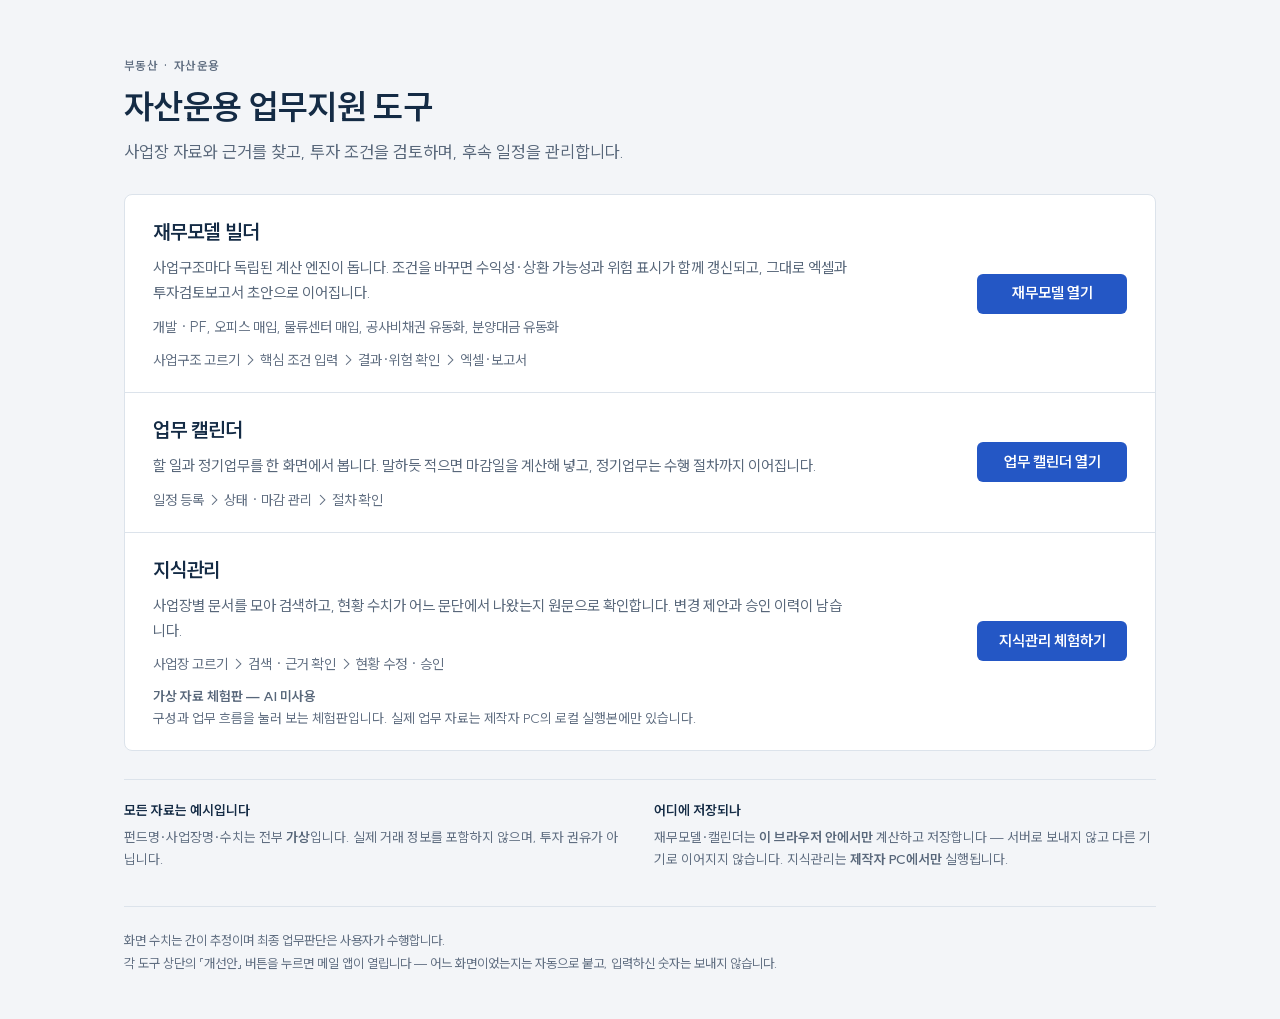
<file: index.html>
<!doctype html>
<html lang="ko">
<head>
<meta charset="utf-8">
<meta name="viewport" content="width=device-width, initial-scale=1">
<title>자산운용 업무지원 도구</title>
<meta name="description" content="사업장 자료와 근거를 찾고, 투자 조건을 검토하며, 후속 일정을 관리합니다. 재무모델 빌더 · 업무 캘린더 · 지식관리.">
<meta name="theme-color" content="#20344A">
<link rel="icon" href="data:image/svg+xml,%3Csvg xmlns='http://www.w3.org/2000/svg' viewBox='0 0 64 64'%3E%3Crect width='64' height='64' rx='12' fill='%2320344A'/%3E%3Cpath d='M14 44V27l10-7 10 7v17h-7V33h-6v11z' fill='%23285FD6'/%3E%3Cpath d='M38 44V20l12 8v16z' fill='%23fff' opacity='.85'/%3E%3C/svg%3E">
<style>
/* 배포용 진입 페이지. 세 도구로 가는 문이고 그 이상은 아니다.
   실무자가 매일 같은 화면에서 도구를 고른다 — 카드 크기로 중요도를 가르지 않고
   세 도구를 같은 폭·같은 구조의 행으로 나란히 둔다(내용 길이만큼만 높이가 다르다). */
/* 통합 UI — 네 도구가 같은 토큰을 쓴다 */
/* 'SUIT'로 선언만 돼 있고 @font-face가 없어 실제로는 맑은 고딕으로 보이던 것 — 실제로 불러온다 */
@font-face{
  font-family:'SUIT';
  src:url('fonts/SUIT.woff2') format('woff2');
  font-weight:100 900;
  font-style:normal;
  font-display:swap;
}
:root{
  --bg:#F3F5F8;
  --card:#FFFFFF;
  --line:#DCE3EB;
  --navy:#142B45;
  --blue:#2457C5;
  --ink:#172B43;
  --ink2:#58677A;
  --ink3:#606E81; /* 원래 #7E8C9E는 이 바탕에서 3.1:1로 기준(4.5:1) 미달 — 4.6:1로 올림 */
  --r-card:8px; /* 패널 모서리 */
  --r-ctl:6px;  /* 버튼 모서리 */
}
*{box-sizing:border-box}
body{
  margin:0;background:var(--bg);color:var(--ink);
  font-family:'SUIT',Pretendard,-apple-system,"Segoe UI","Malgun Gothic",sans-serif;
  font-size:16px;line-height:1.65;
}
.wrap{max-width:1080px;margin:0 auto;padding:0 24px}

/* ── 머리 ── */
header.top{padding:56px 0 28px}
.eyebrow{font-size:12px;letter-spacing:.12em;color:var(--ink3);font-weight:700;margin:0 0 10px}
h1{font-size:34px;line-height:1.25;letter-spacing:-.02em;margin:0 0 10px;font-weight:700;color:var(--navy)}
.lead{font-size:17px;color:var(--ink2);margin:0;max-width:62ch}

/* ── 도구 목록 ── */
/* 세 도구를 한 테두리 안 같은 구조의 행으로 나열한다 — 실무자가 매일 열어
   쓰는 입구라 크기로 우선순위를 나눌 이유가 없다. 폭은 같고, 높이만 내용만큼 다르다. */
.panel{background:var(--card);border:1px solid var(--line);border-radius:var(--r-card);overflow:hidden}
/* 넓은 화면에서는 설명을 왼쪽, 진입 버튼을 오른쪽 가운데에 둔다. 버튼이 글 아래
   한 줄을 따로 쓰면 행이 240px 로 길어져 1440×900 첫 화면에 세 도구가 다 안 들어왔다. */
.tool-row{display:grid;grid-template-columns:minmax(0,1fr) auto;column-gap:40px;align-items:center;
  padding:20px 28px;text-decoration:none;color:inherit}
.tool-row>*:not(.go){grid-column:1}
.tool-row>.go{grid-column:2;grid-row:1 / span 6;align-self:center;margin-top:0;
  min-width:10em;justify-content:center}  /* 세 버튼 폭을 같게 — 오른쪽 열이 한 줄로 선다 */
.tool-row+.tool-row{border-top:1px solid var(--line)}
.tool-row:hover{background:#F8FAFC}
.tool-row:focus-visible{outline:2px solid var(--blue);outline-offset:-2px}
.tool-row h2{font-size:20px;margin:0 0 8px;color:var(--navy);letter-spacing:-.01em;font-weight:700}
.tool-row p{margin:0 0 10px;max-width:70ch}
.tool-row p:last-of-type{margin-bottom:0}
.tool-desc{color:var(--ink2);font-size:15px}

/* 딜 유형은 고르는 태그가 아니라 «다루는 범위» 서술이라 알약 대신 글로 적는다 */
.tool-types{color:var(--ink3);font-size:14px}

/* 그 도구에서 실제로 밟는 순서 — 도구마다 다르므로 행마다 따로 적는다 */
.tool-flow{color:var(--ink3);font-size:14px}

/* 지식관리는 가상 자료라는 사실을 매번 봐야 하지만 경고처럼 보일 일은 아니다 — 옅은 글자로 */
.tool-note{color:var(--ink3);font-size:13.5px;line-height:1.6}
.tool-note b{color:var(--ink2)}

/* 바로 누를 수 있는 진입 버튼 — 글자 링크보다 눌러야 할 것이 분명해진다.
   화살표는 글자로 이미 "열기"가 있으니 빼서 버튼마다 반복되던 CTA 장식을 줄인다 */
.go{
  display:inline-flex;align-items:center;
  min-height:40px;padding:0 18px;margin-top:4px;
  background:var(--blue);color:#fff;border-radius:var(--r-ctl);
  font-weight:700;font-size:15px;
}
.tool-row:hover .go{background:#1C46A0}

/* ── 안내 띠 — 카드 두 장 대신 한 줄 띠로, 도구 목록보다 조용하게 ── */
.notes-strip{margin-top:28px;padding-top:20px;border-top:1px solid var(--line);display:grid;grid-template-columns:1fr 1fr;gap:28px}
.notes-strip h3{margin:0 0 5px;font-size:13.5px;color:var(--navy);font-weight:700}
.notes-strip p{margin:0;font-size:13.5px;color:var(--ink3);line-height:1.6}
.notes-strip b{color:var(--ink2)}

footer{margin-top:36px;padding:22px 0 44px;font-size:13px;color:var(--ink3);line-height:1.75;border-top:1px solid var(--line)}

@media(max-width:860px){
  .notes-strip{grid-template-columns:1fr}
  .tool-row{display:block}
  .tool-row>.go{margin-top:6px}
  h1{font-size:28px}
  header.top{padding:40px 0 22px}
}
</style>
</head>
<body>

<div class="wrap">

<header class="top">
  <p class="eyebrow">부동산 · 자산운용</p>
  <h1>자산운용 업무지원 도구</h1>
  <p class="lead">사업장 자료와 근거를 찾고, 투자 조건을 검토하며, 후속 일정을 관리합니다.</p>
</header>

<div class="panel">

  <a class="tool-row" href="CRE_재무모델_빌더.html">
    <h2>재무모델 빌더</h2>
    <p class="tool-desc">사업구조마다 독립된 계산 엔진이 돕니다. 조건을 바꾸면 수익성·상환 가능성과 위험 표시가 함께 갱신되고, 그대로 엑셀과 투자검토보고서 초안으로 이어집니다.</p>
    <p class="tool-types">개발 · PF, 오피스 매입, 물류센터 매입, 공사비채권 유동화, 분양대금 유동화</p>
    <p class="tool-flow">사업구조 고르기 → 핵심 조건 입력 → 결과·위험 확인 → 엑셀·보고서</p>
    <span class="go">재무모델 열기</span>
  </a>

  <a class="tool-row" href="업무_캘린더.html">
    <h2>업무 캘린더</h2>
    <p class="tool-desc">할 일과 정기업무를 한 화면에서 봅니다. 말하듯 적으면 마감일을 계산해 넣고, 정기업무는 수행 절차까지 이어집니다.</p>
    <p class="tool-flow">일정 등록 → 상태 · 마감 관리 → 절차 확인</p>
    <span class="go">업무 캘린더 열기</span>
  </a>

  <a class="tool-row" href="knowledge-demo/index.html">
    <h2>지식관리</h2>
    <p class="tool-desc">사업장별 문서를 모아 검색하고, 현황 수치가 어느 문단에서 나왔는지 원문으로 확인합니다. 변경 제안과 승인 이력이 남습니다.</p>
    <p class="tool-flow">사업장 고르기 → 검색 · 근거 확인 → 현황 수정 · 승인</p>
    <p class="tool-note"><b>가상 자료 체험판 — AI 미사용</b><br>구성과 업무 흐름을 눌러 보는 체험판입니다. 실제 업무 자료는 제작자 PC의 로컬 실행본에만 있습니다.</p>
    <span class="go">지식관리 체험하기</span>
  </a>

</div>

<div class="notes-strip">
  <div>
    <h3>모든 자료는 예시입니다</h3>
    <p>펀드명·사업장명·수치는 전부 <b>가상</b>입니다. 실제 거래 정보를 포함하지 않으며, 투자 권유가 아닙니다.</p>
  </div>
  <div>
    <h3>어디에 저장되나</h3>
    <p>재무모델·캘린더는 <b>이 브라우저 안에서만</b> 계산하고 저장합니다 — 서버로 보내지 않고 다른 기기로 이어지지 않습니다. 지식관리는 <b>제작자 PC에서만</b> 실행됩니다.</p>
  </div>
</div>

<footer>
  화면 수치는 간이 추정이며 최종 업무판단은 사용자가 수행합니다.<br>
  각 도구 상단의 「개선안」 버튼을 누르면 메일 앱이 열립니다 — 어느 화면이었는지는 자동으로 붙고, 입력하신 숫자는 보내지 않습니다.
</footer>

</div>

</body>
</html>
</file>
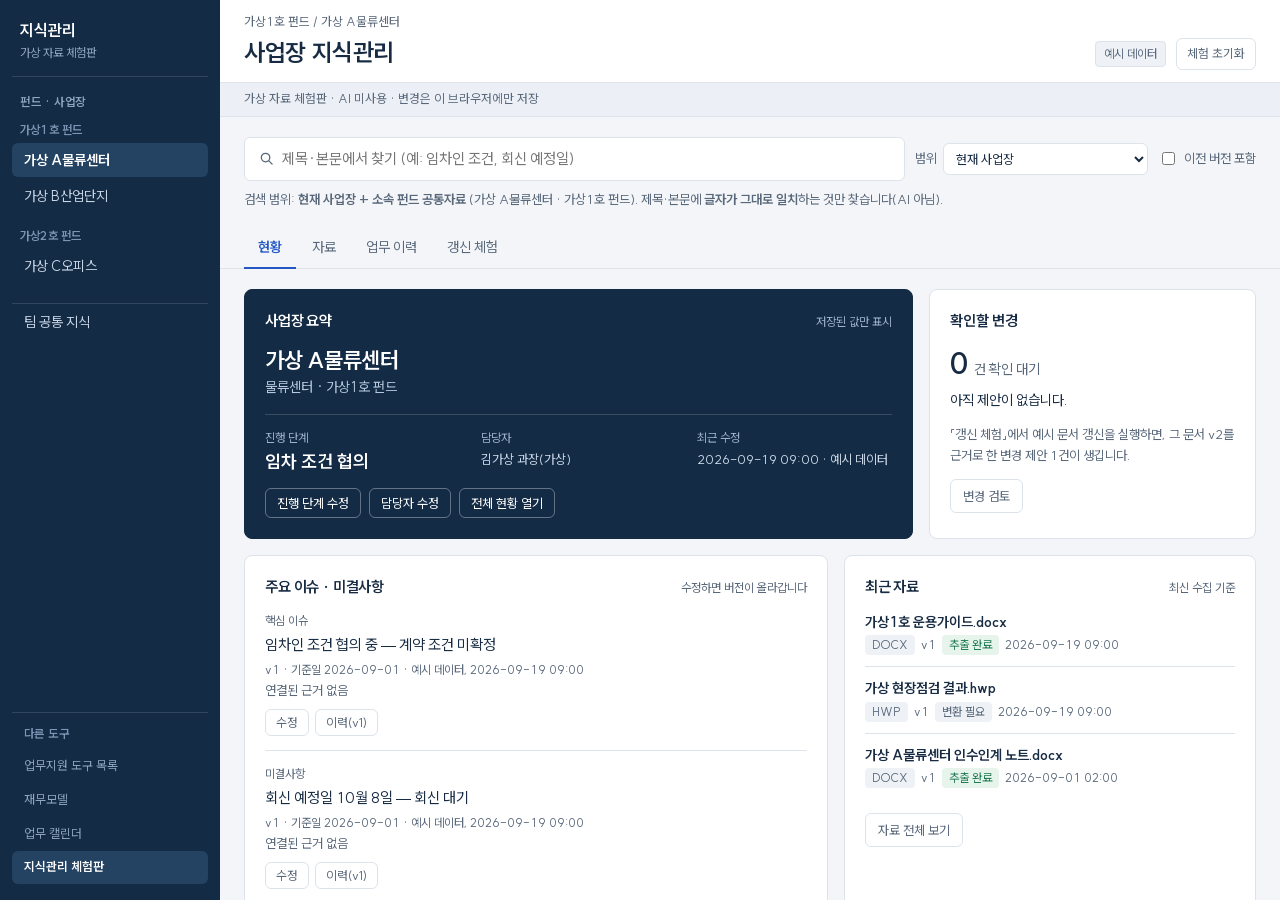
<file: knowledge-demo/index.html>
<!doctype html>
<html lang="ko">
<head>
<meta charset="utf-8">
<meta name="viewport" content="width=device-width, initial-scale=1">
<title>지식관리 — 가상 자료 체험판</title>
<meta name="description" content="지식관리 도구의 구성과 업무 흐름을 눌러 보는 체험판입니다. 자료는 전부 가상이며 AI를 사용하지 않습니다.">
<link rel="icon" href="data:image/svg+xml,%3Csvg xmlns='http://www.w3.org/2000/svg' viewBox='0 0 64 64'%3E%3Crect width='64' height='64' rx='12' fill='%2320344A'/%3E%3Cpath d='M22 16h14l10 10v22H22z' fill='none' stroke='%23fff' stroke-width='3'/%3E%3Cpath d='M36 16v10h10M27 34h12M27 40h12' stroke='%23fff' stroke-width='3' fill='none'/%3E%3C/svg%3E">
<link rel="stylesheet" href="style.css">
<link rel="stylesheet" href="demo.css">
</head>
<!-- 체험판 전용 루트 클래스 — 화면 개편은 전부 demo.css 안에서 .km-demo 아래로 관리한다.
     style.css(로컬 앱과 같은 파일)는 건드리지 않는다. -->
<body class="km-demo">

<div id="layout">

  <!-- 좌: 도구 이름 · 펀드/사업장 트리 · 팀 공통 지식 · 도구 목록으로 돌아가기.
       여기서 고른 대상이 아래 탭과 검색의 기본 범위를 정한다. -->
  <nav id="sidebar" aria-label="펀드 · 사업장">
    <div class="side-brand">
      <span class="side-brand-name">지식관리</span>
      <span class="side-brand-sub">가상 자료 체험판</span>
    </div>
    <div class="side-head">펀드 · 사업장</div>
    <div id="tree"></div>
    <button id="teamLink" class="tree-team" type="button">팀 공통 지식</button>
    <!-- 도구 이동 — 통합 지시서가 네 도구 전환을 모든 화면에 두라고 했다.
         브리프의 사이드바 구조를 지키면서 아래쪽에 함께 둔다.
         세 도구가 데이터를 주고받는다는 뜻이 아니라 이동용이다. -->
    <div class="side-tools">
      <div class="side-tools-head">다른 도구</div>
      <a class="side-tool demo-home" href="../index.html">업무지원 도구 목록</a>
      <a class="side-tool" href="../CRE_재무모델_빌더.html">재무모델</a>
      <a class="side-tool" href="../업무_캘린더.html">업무 캘린더</a>
      <span class="side-tool side-tool-cur" aria-current="page">지식관리 체험판</span>
    </div>
  </nav>

  <div id="main">

    <header id="topbar">
      <div class="top-left">
        <div id="crumb">펀드 / 사업장</div>
        <h1 id="pageTitle">사업장 지식관리</h1>
      </div>
      <div class="top-actions">
        <span class="badge-sample">예시 데이터</span>
        <button id="demoReset" type="button">체험 초기화</button>
      </div>
    </header>

    <!-- 얇은 안내줄 — 체험판임을 항상 한 줄로 알린다(경고 띠가 아니다). -->
    <div id="demoBar">
      <span class="demo-txt">가상 자료 체험판 · AI 미사용 · 변경은 이 브라우저에만 저장</span>
      <span id="saveWarn" class="save-warn" hidden>저장 실패 — 이 탭에서만 임시로 유지됩니다. 새로고침하면 사라질 수 있습니다.</span>
    </div>

    <main id="center">
      <!-- 검색 — 넓은 입력 하나와 범위·버전 컨트롤을 같은 줄에 둔다.
           검색어가 있으면 아래 현황 그리드를 접고 결과가 주 작업 영역을 쓴다. -->
      <section id="searchBar">
        <div class="km-search-row">
          <span class="km-search-field">
            <svg class="km-ico" viewBox="0 0 16 16" aria-hidden="true" focusable="false"><circle cx="7" cy="7" r="4.5" fill="none" stroke="currentColor" stroke-width="1.4"/><path d="M10.5 10.5L14 14" stroke="currentColor" stroke-width="1.4" stroke-linecap="round"/></svg>
            <input id="searchBox" type="text" aria-label="자료 검색" placeholder="제목·본문에서 찾기 (예: 임차인 조건, 회신 예정일)">
          </span>
          <label id="searchScopeLabel" class="km-ctl">범위
            <select id="searchScope">
              <option value="scoped">현재 사업장</option>
              <option value="all">전체 — 모든 펀드·사업장·팀 공통</option>
            </select>
          </label>
          <label id="searchOldVersions" class="km-ctl"><input type="checkbox" id="includeOldVersions"> 이전 버전 포함</label>
          <button id="searchClose" class="km-btn-quiet" type="button" hidden>검색 닫기</button>
        </div>
        <div id="searchScopeNote" class="km-help"></div>
        <div id="searchResults"></div>
      </section>

      <div id="tabs" role="tablist">
        <button class="tab active" data-tab="status">현황</button>
        <button class="tab" data-tab="documents">자료</button>
        <button class="tab" data-tab="activities">업무 이력</button>
        <button class="tab" data-tab="sync">갱신 체험</button>
      </div>
      <div id="panel-status" class="panel active"></div>
      <div id="panel-documents" class="panel"></div>
      <div id="panel-activities" class="panel"></div>
      <div id="panel-sync" class="panel"></div>

      <!-- 변경 검토 — 탭이 아니라 현황의 「확인할 변경」 카드에서 들어온다. -->
      <div id="panel-review" class="panel">
        <div class="km-view-head">
          <button id="reviewBack" class="km-btn-quiet" type="button">현황으로 돌아가기</button>
          <h2>변경 검토</h2>
        </div>
        <div id="side-review"><p class="hint">불러오는 중…</p></div>
      </div>
    </main>
  </div>

  <!-- 우: 근거 원문. 기본은 닫혀 있고 결과·근거 칩을 누를 때만 열린다.
       넓은 화면에서는 나란히, 좁은 화면에서는 드로어로 뜬다. -->
  <aside id="side" hidden aria-label="근거 원문">
    <section id="evidencePane">
      <div class="pane-head">
        <span class="pane-title">근거 원문</span>
        <button id="viewerClose" type="button">닫기</button>
      </div>
      <div id="viewerBody"></div>
    </section>
  </aside>
</div>

<!-- 어댑터가 먼저 실행돼 fetch 를 가로챈 뒤에 화면 코드가 돈다.
     (일반 스크립트는 지연 모듈보다 먼저 실행된다) -->
<script src="demo-api.js"></script>
<script type="module" src="app.js"></script>
<script>
  document.getElementById('demoReset').addEventListener('click', function () {
    if (confirm('체험 중 바꾼 내용을 모두 지우고 처음 상태로 되돌립니다.\n(이 브라우저의 체험판 저장값만 지웁니다 — 재무모델·캘린더는 건드리지 않습니다)')) {
      window.__kmDemoReset();
    }
  });
  /* 요구 5-2 — localStorage 쓰기가 막히면 조용히 넘기지 않고 그대로 알린다.
     저장 «성공»을 알리는 배지·토스트는 두지 않는다(성공은 기본 기대값이다). */
  document.addEventListener('km-demo-save-state', function (e) {
    document.getElementById('saveWarn').hidden = !!(e.detail && e.detail.ok);
  });
</script>
</body>
</html>
</file>
<file: knowledge-demo/style.css>
/* 통합 UI — 네 도구(메인·재무모델·캘린더·지식관리 체험판)가 같은 토큰을 쓴다.
   변수 이름은 그대로 두고 값만 맞췄다. */
:root {
  --ink: #172B43;
  --sub: #58677A;
  --navy: #142B45;
  --line: #DCE3EB;
  --bg: #F3F5F8;
  --panel: #ffffff;
  --accent: #2457C5;
  --accent-soft: #E8EEFA;
  --warn-bg: #fff4e5;
  --warn-ink: #8a5a00;
  --danger: #b3261e;
  --ok: #2a7a4b;
  --radius: 12px;
}
* { box-sizing: border-box; }
body {
  margin: 0; font-family: "Malgun Gothic", "Segoe UI", sans-serif;
  color: var(--ink); background: var(--bg); font-size: 15px; line-height: 1.5;
}
#topbar {
  display: flex; align-items: center; justify-content: space-between;
  padding: 12px 20px; background: var(--panel); border-bottom: 1px solid var(--line);
}
#crumb { font-weight: 700; color: var(--navy); font-size: 15px; }
.badge {
  display: inline-block; padding: 3px 10px; border-radius: 999px; font-size: 12px; margin-left: 8px;
}
.badge.warn { background: var(--warn-bg); color: var(--warn-ink); }

#layout { display: grid; grid-template-columns: 260px minmax(0, 1fr) 440px; height: calc(100vh - 53px); }
#sidebar { border-right: 1px solid var(--line); background: var(--panel); overflow-y: auto; padding: 16px 12px; }
.side-head { font-size: 12.5px; font-weight: 700; color: var(--sub); letter-spacing: .04em; margin-bottom: 8px; }

/* ── 주 흐름 1: 검색창(중앙 최상단) ── */
#searchBar { padding: 20px 24px 0; }
.search-label { display: block; font-size: 13px; font-weight: 700; color: var(--navy); margin-bottom: 6px; }
#searchBox {
  width: 100%; padding: 12px 14px; border: 1px solid var(--line); border-radius: var(--radius);
  background: var(--panel); font-size: 16px; font-family: inherit; color: var(--ink);
}
#searchBox:focus { outline: none; border-color: var(--accent); box-shadow: 0 0 0 3px var(--accent-soft); }
.search-opts { display: flex; align-items: center; gap: 16px; flex-wrap: wrap; margin-top: 8px; font-size: 13px; color: var(--sub); }
#searchOldVersions { display: inline-flex; align-items: center; gap: 6px; cursor: pointer; }
#searchScopeLabel { display: inline-flex; align-items: center; gap: 6px; }
#searchScope { font-family: inherit; font-size: 13px; padding: 5px 8px; border: 1px solid var(--line); border-radius: 8px; background: #fff; color: var(--ink); }
#searchScopeNote { margin-top: 6px; }
#searchScopeNote:empty { display: none; }

/* ── 주 흐름 2: 결과 ── */
#searchResults { margin-top: 12px; max-height: 42vh; overflow-y: auto; }
#searchResults:not(:empty) { border: 1px solid var(--line); border-radius: var(--radius); background: var(--panel); padding: 8px; }
#searchResults .result {
  padding: 10px 12px; border-radius: 8px; font-size: 14px; cursor: pointer; line-height: 1.55;
}
#searchResults .result + .result { border-top: 1px solid var(--line); border-radius: 0; }
#searchResults .result:hover { background: var(--accent-soft); }
.res-badge { display: inline-block; font-size: 11.5px; padding: 1px 8px; border-radius: 999px; margin-left: 6px; white-space: nowrap; }
.res-badge.cur { background: #e6f4ea; color: var(--ok); }
.res-badge.old { background: #eef1f5; color: var(--sub); }
.res-badge.wait { background: var(--warn-bg); color: var(--warn-ink); }
.res-badge.fail { background: #fdecea; color: var(--danger); }

.fund-row { font-weight: 700; margin-top: 14px; color: var(--sub); font-size: 12px; text-transform: uppercase; letter-spacing: .04em; }
.project-row {
  padding: 8px 10px; border-radius: 8px; cursor: pointer; margin-top: 3px;
}
.project-row:hover { background: var(--accent-soft); }
.project-row.active { background: var(--navy); color: #fff; }
.tree-team {
  margin-top: 18px; padding: 8px 10px; border-top: 1px solid var(--line); cursor: pointer;
  font-size: 14px; color: var(--sub);
}
.tree-team:hover { color: var(--accent); }

#center { display: flex; flex-direction: column; overflow-y: auto; }
#tabs { display: flex; border-bottom: 1px solid var(--line); background: var(--panel); padding: 0 24px; margin-top: 20px; }
.tab {
  border: none; background: none; padding: 12px 14px; font-size: 14.5px; color: var(--sub); cursor: pointer;
  border-bottom: 2px solid transparent; font-family: inherit;
}
.tab.active { color: var(--navy); border-bottom-color: var(--accent); font-weight: 700; }
.panel { display: none; padding: 20px 24px 28px; }
.panel.active { display: block; }
.panel h4 { color: var(--navy); margin: 24px 0 10px; font-size: 14px; }

.status-card {
  background: var(--panel); border: 1px solid var(--line); border-radius: var(--radius); padding: 14px 16px; margin-bottom: 16px;
}
.status-card .k { font-size: 12.5px; color: var(--sub); }
.status-card .v { font-size: 16px; margin: 5px 0; white-space: pre-wrap; }
.status-card .meta { font-size: 12px; color: var(--sub); }
/* 마감(B) — 짧은 항목(담당자·단계 등)은 요약 카드 한 장의 여러 행으로 묶는다. */
.k.group-title { font-size: 12.5px; font-weight: 700; color: var(--sub); letter-spacing: .03em; margin: 4px 0 8px; }
.status-summary .sum-row { display: grid; grid-template-columns: 96px minmax(0, 1fr); gap: 12px; padding: 9px 0; align-items: baseline; }
.status-summary .sum-row + .sum-row { border-top: 1px solid var(--line); }
.status-summary .sum-row .v { font-size: 15px; margin: 0 0 2px; }
.status-summary .sum-row .meta { display: flex; flex-wrap: wrap; align-items: center; gap: 6px; }
.status-summary .sum-row .evidence-chip { margin-top: 0; }
.status-summary .row-actions { margin-top: 6px; }
.status-card .row-actions { margin-top: 8px; }
.status-card .edit-btn { font-size: 13px; padding: 5px 11px; border: 1px solid var(--line); border-radius: 8px; background: #fff; cursor: pointer; font-family: inherit; color: var(--ink); }
.status-card .edit-btn:hover { border-color: var(--accent); color: var(--accent); }
.evidence-chip {
  display: inline-block; font-size: 12px; background: var(--accent-soft); color: var(--accent);
  padding: 3px 9px; border-radius: 999px; margin-top: 5px; cursor: pointer;
}
.segment-highlight { background: var(--warn-bg); outline: 2px solid var(--accent); border-radius: 4px; padding: 4px 6px; }

/* 단계 2 — 변경 검토 패널 */
.proposal-card { background: var(--panel); border: 1px solid var(--line); border-radius: var(--radius); padding: 12px 14px; margin-bottom: 16px; }
.proposal-card .diff { display: flex; gap: 10px; margin: 8px 0; font-size: 13.5px; }
.proposal-card .diff > div { flex: 1; padding: 7px 9px; border-radius: 8px; }
.proposal-card .diff .before { background: var(--bg); color: var(--sub); }
.proposal-card .diff .after { background: var(--accent-soft); color: var(--ink); }
.proposal-status { font-size: 11.5px; padding: 2px 8px; border-radius: 999px; }
.proposal-status.pending { background: var(--warn-bg); color: var(--warn-ink); }
.proposal-status.approved { background: #e6f4ea; color: var(--ok); }
.proposal-status.rejected { background: #eef1f5; color: var(--sub); }
.proposal-status.conflict { background: #fbe9e7; color: var(--danger); }

.doc-row {
  display: flex; justify-content: space-between; align-items: center; gap: 12px; padding: 12px 14px;
  background: var(--panel); border: 1px solid var(--line); border-radius: var(--radius); margin-bottom: 16px;
}
.doc-title { font-weight: 700; }
.doc-meta { font-size: 12.5px; color: var(--sub); }
.status-pill { font-size: 11.5px; padding: 2px 8px; border-radius: 999px; }
.status-pill.ready { background: #e6f4ea; color: var(--ok); }
.status-pill.partial { background: var(--warn-bg); color: var(--warn-ink); }
.status-pill.conversion_needed, .status-pill.unsupported { background: #eef1f5; color: var(--sub); }
.status-pill.failed { background: #fdecea; color: var(--danger); }
.doc-actions { white-space: nowrap; }
.doc-actions button { font-size: 13px; margin-left: 6px; padding: 6px 11px; border: 1px solid var(--line); border-radius: 8px; background: #fff; cursor: pointer; font-family: inherit; color: var(--ink); }
.doc-actions button:hover { border-color: var(--accent); color: var(--accent); }
/* 마감 A3 — 반드시 실패하는 「원문 보기」 대신, 왜 못 여는지 적힌 비활성 버튼 */
.doc-actions button:disabled { opacity: .55; cursor: not-allowed; background: var(--bg); }
.doc-actions button:disabled:hover { border-color: var(--line); color: var(--ink); }

.activity-row { background: var(--panel); border: 1px solid var(--line); border-radius: var(--radius); padding: 12px 14px; margin-bottom: 16px; }
.activity-row .cat { font-size: 11.5px; background: var(--accent-soft); color: var(--accent); padding: 2px 8px; border-radius: 999px; }
form.inline-form { background: var(--panel); border: 1px solid var(--line); border-radius: var(--radius); padding: 14px 16px; margin-bottom: 20px; }
form.inline-form label { display: block; font-size: 12.5px; color: var(--sub); margin-top: 10px; }
form.inline-form input, form.inline-form textarea, form.inline-form select {
  width: 100%; padding: 8px 10px; border: 1px solid var(--line); border-radius: 8px; margin-top: 4px; font-family: inherit; font-size: 14px; color: var(--ink);
}
form.inline-form button { margin-top: 12px; padding: 9px 16px; border: none; background: var(--accent); color: #fff; border-radius: 8px; cursor: pointer; font-family: inherit; font-size: 14px; }

#panel-sync .run { border: 1px solid var(--line); border-radius: var(--radius); padding: 12px 14px; margin-bottom: 16px; background: var(--panel); }
#syncBtn { padding: 10px 18px; background: var(--accent); color: #fff; border: none; border-radius: 8px; cursor: pointer; font-size: 15px; font-family: inherit; }
#syncBtn:disabled { opacity: .5; cursor: default; }
.candidate-row { display: flex; justify-content: space-between; align-items: center; padding: 10px 12px; background: var(--warn-bg); border-radius: 8px; margin-bottom: 8px; }
#panel-sync select, #panel-sync button:not(#syncBtn) { font-family: inherit; font-size: 13.5px; padding: 6px 10px; border: 1px solid var(--line); border-radius: 8px; background: #fff; color: var(--ink); }
#panel-sync button:not(#syncBtn) { cursor: pointer; }

/* 마감 A1 — 갱신 대상(연결된 공유폴더)을 실행 버튼 위에 먼저 보여준다. */
.sync-target { background: var(--panel); border: 1px solid var(--line); border-radius: var(--radius); padding: 14px 16px; margin-bottom: 14px; }
.sync-target .k { font-size: 12.5px; color: var(--sub); }
.sync-target .v { font-size: 16px; font-weight: 700; margin: 4px 0 2px; }
.sync-target .meta { font-size: 12px; color: var(--sub); word-break: break-all; }
.sync-target p.hint { margin: 8px 0 0; }

/* 지원 파일 형식 안내(자료 갱신 탭) */
.format-card { background: var(--panel); border: 1px solid var(--line); border-radius: var(--radius); padding: 14px 16px; margin-bottom: 16px; }
.format-card table { border-collapse: collapse; width: 100%; font-size: 13.5px; }
.format-card th, .format-card td { border-bottom: 1px solid var(--line); padding: 7px 8px; text-align: left; vertical-align: top; }
.format-card th { color: var(--sub); font-size: 12.5px; font-weight: 700; }
.format-card th:nth-child(1), .format-card td:nth-child(1) { width: 16%; }
.format-card th:nth-child(2), .format-card td:nth-child(2) { width: 10%; }
.format-card th:nth-child(3), .format-card td:nth-child(3) { width: 34%; }
.format-card td.ext { font-weight: 700; }
.format-card .fmt-basis { margin-top: 10px; }
.format-card .fmt-basis > summary { cursor: pointer; font-size: 13px; color: var(--sub); }
.format-card .fmt-basis p { margin: 6px 0; }
.fmt-badge { display: inline-block; font-size: 11.5px; padding: 2px 8px; border-radius: 999px; white-space: nowrap; }
.fmt-badge.supported { background: #e6f4ea; color: var(--ok); }
.fmt-badge.unsupported { background: #eef1f5; color: var(--sub); }
.fmt-badge.unverified { background: var(--warn-bg); color: var(--warn-ink); }

/* ── 주 흐름 3: 근거 원문(우측 넓은 패널) ── */
#side { border-left: 1px solid var(--line); background: var(--bg); display: flex; flex-direction: column; min-height: 0; }
#evidencePane {
  flex: 1 1 auto; min-height: 0; display: flex; flex-direction: column;
  background: var(--panel); border-bottom: 1px solid var(--line);
}
.pane-head {
  display: flex; align-items: center; justify-content: space-between;
  padding: 12px 16px; border-bottom: 1px solid var(--line);
}
.pane-title { font-weight: 700; color: var(--navy); font-size: 14px; }
#viewerClose, #viewerCollapse { border: 1px solid var(--line); background: #fff; border-radius: 8px; padding: 5px 11px; cursor: pointer; font-family: inherit; font-size: 13px; color: var(--sub); margin-left: 6px; }
#viewerClose:hover, #viewerCollapse:hover { border-color: var(--accent); color: var(--accent); }

/* 마감(B) — 좁은 화면에서 선택 전 빈 근거 패널이 자리를 과하게 차지할 때 접는다.
   구조(오른쪽 상시 패널)는 그대로 두고 폭만 줄인다 — 근거를 열면 자동으로 펼쳐진다. */
#layout.evidence-collapsed { grid-template-columns: 260px minmax(0, 1fr) 300px; }
#layout.evidence-collapsed #evidencePane { flex: 0 0 auto; }
#layout.evidence-collapsed #viewerEmpty, #layout.evidence-collapsed #viewerBody { display: none; }
#layout.evidence-collapsed #sideTools { flex: 1 1 auto; max-height: none; }
#viewerEmpty { padding: 16px; }
#viewerBody { padding: 0 16px 16px; overflow-y: auto; }
#viewerBody:not(:empty) { padding-top: 16px; }
#viewerBody h3 { margin: 0 0 8px; font-size: 15px; color: var(--navy); }
#viewerBody table { border-collapse: collapse; margin: 10px 0; }
#viewerBody td, #viewerBody th { border: 1px solid var(--line); padding: 6px 10px; }
#viewerBody .status-card { margin-bottom: 12px; }

/* ── 보조: 변경 검토 · AI 질문(미연결) ── */
#sideTools { flex: 0 0 auto; max-height: 45%; overflow-y: auto; padding: 12px; background: var(--bg); }
#sideTabs { display: flex; margin-bottom: 12px; }
.sidetab { flex: 1; border: 1px solid var(--line); background: #fff; padding: 9px; cursor: pointer; font-size: 13px; font-family: inherit; color: var(--sub); }
.sidetab:first-child { border-radius: 8px 0 0 8px; }
.sidetab:last-child { border-radius: 0 8px 8px 0; }
.sidetab.active { background: var(--accent-soft); color: var(--accent); font-weight: 700; }
.sidepanel { display: none; }
.sidepanel.active { display: block; }
#proposeSyntheticBtn { font-family: inherit; font-size: 13px; padding: 7px 12px; border: 1px solid var(--line); border-radius: 8px; background: #fff; cursor: pointer; color: var(--ink); }
.example-mode { font-weight: 700; color: var(--warn-ink); background: var(--warn-bg); padding: 8px 12px; border-radius: 8px; font-size: 13px; }
.hint { font-size: 13px; color: var(--sub); line-height: 1.6; }
</file>
<file: knowledge-demo/demo.css>
/* ══════════════════════════════════════════════════════════════
   지식관리 공개 체험판 — 전용 스타일

   · style.css(로컬 앱과 같은 파일)는 건드리지 않는다. 여기서만 덧칠한다.
   · 모든 규칙은 루트 클래스 .km-demo 아래에 둔다 — ID 선택자보다 특이도가
     높아지므로 !important 를 쓰지 않고도 style.css 를 덮는다.
   · 색·간격·크기는 지정된 토큰 값을 그대로 쓴다.
   ══════════════════════════════════════════════════════════════ */

/* 네 도구 공통 글꼴 — style.css 의 맑은 고딕 대신 SUIT 적용(형제 도구와 동일 글꼴) */
@font-face {
  font-family: 'SUIT';
  src: url('../fonts/SUIT.woff2') format('woff2');
  font-weight: 100 900;
  font-style: normal;
  font-display: swap;
}

.km-demo {
  --km-bg: #F3F5F8;
  --km-card: #FFFFFF;
  --km-navy: #142B45;
  --km-navy-sel: #244362;
  --km-primary: #2457C5;
  --km-ink: #172B43;
  --km-sub: #58677A; /* 이 체험판은 보조 글자 단계가 하나뿐이고 그 값이 이미 5.3:1 이라 옅게 바꾸지 않는다 */
  --km-line: #DCE3EB;
  --km-ok-ink: #1F7A52;
  --km-ok-bg: #E7F4EC;
  --km-warn-ink: #8A6116;
  --km-warn-bg: #FCF2E0;
  --km-err-ink: #B3261E;
  --km-err-bg: #FBEAE8; /* 상태색 세 쌍은 네 화면 공통(캘린더 기준) — 옅은 바탕 위에서도 4.6:1 이상 */
  /* 모서리는 역할별로 나눈다 — 카드류(8px) / 버튼·입력(6px) / 작은 배지·태그(4px).
     기존 --km-r(12px)은 형제 도구와 맞춰 8px로 낮춘다 */
  --km-r: 8px;
  --km-rb: 6px;
  --km-r-sm: 4px;

  background: var(--km-bg);
  color: var(--km-ink);
  font-family: 'SUIT', Pretendard, -apple-system, "Segoe UI", "Malgun Gothic", sans-serif;
  font-size: 15px;
  font-variant-numeric: tabular-nums;
}
.km-demo input, .km-demo select, .km-demo textarea, .km-demo button { font-family: inherit; }
.km-demo h1, .km-demo h2, .km-demo h3 { margin: 0; }
.km-demo .hint, .km-demo .km-help { font-size: 13px; color: var(--km-sub); line-height: 1.6; }
.km-demo [hidden] { display: none !important; }   /* style.css 의 display 선언보다 우선 */
.km-demo .km-ico { width: 15px; height: 15px; flex: 0 0 auto; }
.km-demo :focus-visible { outline: 2px solid var(--km-primary); outline-offset: 1px; }

/* ── 전체 틀 ───────────────────────────────────────────────── */
.km-demo #layout {
  display: grid;
  grid-template-columns: 220px minmax(0, 1fr);
  height: 100vh;
}
.km-demo #main { display: flex; flex-direction: column; min-width: 0; min-height: 0; }
.km-demo #center { display: flex; flex-direction: column; overflow-y: auto; min-height: 0; }

/* ── 사이드바 ─────────────────────────────────────────────── */
.km-demo #sidebar {
  background: var(--km-navy); border-right: none; color: #C9D6E6;
  padding: 18px 12px 16px; overflow-y: auto;
  display: flex; flex-direction: column; gap: 2px;
}
/* 위쪽 여백 0 → 자체 테두리 안에서 균형이 없었다. 위아래 인셋을 맞춘다 */
.km-demo .side-brand { padding: 0 8px 14px; border-bottom: 1px solid rgba(255, 255, 255, .13); margin-bottom: 14px; }
.km-demo .side-brand-name { display: block; font-size: 16px; font-weight: 700; color: #fff; letter-spacing: -.01em; }
.km-demo .side-brand-sub { display: block; font-size: 12px; color: #8FA6C2; margin-top: 2px; }
.km-demo .side-head {
  font-size: 12px; font-weight: 700; color: #8FA6C2; letter-spacing: .05em;
  padding: 0 8px; margin: 0 0 8px;
}
.km-demo .fund-row {
  font-size: 12px; font-weight: 700; color: #7E96B5; letter-spacing: .02em;
  text-transform: none; padding: 0 8px; margin: 14px 0 4px;
}
.km-demo .fund-row:first-child { margin-top: 0; }
.km-demo .project-row {
  display: block; width: 100%; text-align: left;
  border: none; background: none; color: #C9D6E6; font-size: 14px;
  padding: 8px 10px 8px 12px; border-radius: var(--km-rb); margin: 2px 0; cursor: pointer;
}
.km-demo .project-row:hover { background: rgba(255, 255, 255, .09); color: #fff; }
/* 선택 표시는 왼쪽 색 막대 대신 옅은 바탕 + 굵은 글자만으로 전달한다 */
.km-demo .project-row.active { background: var(--km-navy-sel); color: #fff; font-weight: 700; }
.km-demo .tree-team {
  display: block; width: 100%; text-align: left; margin-top: 16px; padding: 9px 10px 9px 12px;
  border: none; border-top: 1px solid rgba(255, 255, 255, .13); border-radius: 0;
  background: none; color: #C9D6E6; font-size: 14px; cursor: pointer;
}
.km-demo .tree-team:hover { color: #fff; }
.km-demo .side-back {
  margin-top: auto; padding: 9px 12px; font-size: 12.5px; color: #8FA6C2;
  text-decoration: none; border-top: 1px solid rgba(255, 255, 255, .13);
}
.km-demo .side-back:hover { color: #fff; }

/* 도구 이동 — 사이드바 아래. 지금 도구만 표시하고 나머지는 조용한 링크. */
.km-demo .side-tools {
  margin-top: auto; padding-top: 12px;
  border-top: 1px solid rgba(255, 255, 255, .13);
  display: flex; flex-direction: column; gap: 1px;
}
.km-demo .side-tools-head {
  font-size: 12px; font-weight: 700; color: #7E96B5; /* 보조 정보 최소 12px */
  letter-spacing: .04em; padding: 0 12px 6px;
}
.km-demo .side-tool {
  padding: 7px 12px; font-size: 12.5px; color: #8FA6C2;
  text-decoration: none; border-radius: var(--km-rb);
}
.km-demo a.side-tool:hover { background: rgba(255, 255, 255, .09); color: #fff; }
.km-demo .side-tool-cur { color: #fff; font-weight: 700; background: var(--km-navy-sel); }

/* ── 상단 ─────────────────────────────────────────────────── */
.km-demo #topbar {
  display: flex; align-items: flex-end; justify-content: space-between; gap: 16px;
  padding: 13px 24px 12px; background: var(--km-card); border-bottom: 1px solid var(--km-line);
}
.km-demo #crumb { font-size: 12.5px; font-weight: 400; color: var(--km-sub); }
.km-demo #pageTitle { font-size: 24px; font-weight: 700; color: var(--km-ink); letter-spacing: -.015em; margin-top: 2px; }
.km-demo .top-actions { display: flex; align-items: center; gap: 10px; white-space: nowrap; }
.km-demo .badge-sample {
  font-size: 12px; color: var(--km-sub); background: #EEF2F7;
  border: 1px solid var(--km-line); border-radius: var(--km-r-sm); padding: 3px 8px;
}
/* 체험 초기화 — 보조 동작. 검색·승인과 같은 강조색·크기로 두지 않는다.
   높이 32px — 상단바 버튼 공통 규격 */
.km-demo #demoReset {
  height: 32px; display: inline-flex; align-items: center;
  border: 1px solid var(--km-line); background: #fff; color: var(--km-sub);
  border-radius: var(--km-rb); padding: 0 10px; font-size: 12.5px; cursor: pointer;
}
.km-demo #demoReset:hover { border-color: var(--km-sub); color: var(--km-ink); background: #fff; }

/* 얇은 안내줄 — 경고 띠가 아니라 중립적인 한 줄 */
.km-demo #demoBar {
  display: flex; align-items: center; gap: 10px; flex-wrap: wrap;
  padding: 7px 24px; font-size: 12.5px;
  background: #ECF0F6; border-bottom: 1px solid var(--km-line); color: var(--km-sub);
}
.km-demo .demo-txt { font-weight: 400; }
.km-demo .save-warn {
  color: var(--km-err-ink); background: var(--km-err-bg); border: 1px solid #F3CBD1;
  border-radius: var(--km-r-sm); padding: 2px 8px; font-weight: 700;
}

/* ── 검색 ─────────────────────────────────────────────────── */
.km-demo #searchBar { padding: 20px 24px 0; flex: 0 0 auto; }
.km-demo .km-search-row { display: flex; align-items: center; gap: 10px; flex-wrap: wrap; }
.km-demo .km-search-field {
  flex: 1 1 320px; min-width: 240px; display: flex; align-items: center; gap: 8px;
  height: 44px; padding: 0 14px; background: var(--km-card);
  border: 1px solid var(--km-line); border-radius: var(--km-rb); color: var(--km-sub);
}
.km-demo .km-search-field:focus-within { border-color: var(--km-primary); box-shadow: 0 0 0 3px rgba(36, 87, 197, .12); }
.km-demo #searchBox {
  flex: 1 1 auto; min-width: 0; width: auto; height: 42px; padding: 0;
  border: none; border-radius: 0; background: none; font-size: 15px; color: var(--km-ink);
}
.km-demo #searchBox:focus { outline: none; border: none; box-shadow: none; }
.km-demo .km-ctl {
  display: inline-flex; align-items: center; gap: 6px; height: 44px;
  font-size: 13px; color: var(--km-sub); white-space: nowrap;
}
.km-demo #searchScope {
  height: 32px; font-size: 13px; padding: 0 8px; color: var(--km-ink);
  border: 1px solid var(--km-line); border-radius: var(--km-rb); background: #fff;
}
.km-demo #searchScopeNote { margin-top: 8px; }
.km-demo #searchScopeNote:empty { display: none; }

.km-demo #searchResults { margin-top: 14px; max-height: none; overflow: visible; }
.km-demo #searchResults:empty { display: none; }
.km-demo #searchResults:not(:empty) { border: none; border-radius: 0; background: none; padding: 0 0 24px; }
.km-demo .km-res-group {
  background: var(--km-card); border: 1px solid var(--km-line); border-radius: var(--km-r);
  padding: 12px 8px 8px; margin-bottom: 16px;
}
.km-demo .km-res-head {
  display: flex; align-items: center; gap: 7px; font-size: 12.5px; font-weight: 700;
  color: var(--km-sub); padding: 0 12px 8px;
}
.km-demo #searchResults .result {
  display: block; width: 100%; text-align: left; border: none; background: none;
  padding: 10px 12px; border-radius: var(--km-rb); font-size: 14px; line-height: 1.55;
  color: var(--km-ink); cursor: default;
}
.km-demo #searchResults .result[data-view] { cursor: pointer; }
.km-demo #searchResults .result + .result { border-top: 1px solid var(--km-line); border-radius: 0; }
.km-demo #searchResults .result[data-view]:hover { background: #F5F8FD; }
.km-demo #searchResults .result .res-where { color: var(--km-sub); font-size: 12.5px; font-weight: 700; }
.km-demo #searchResults .result .res-title { font-weight: 700; }
.km-demo #searchResults .result .res-snip { display: block; margin-top: 3px; color: var(--km-ink); }
/* 강조색은 일치 구절과 선택 상태에만 쓴다 */
.km-demo #searchResults .result mark { background: #DCE8FB; color: var(--km-ink); border-radius: 3px; padding: 0 2px; }
.km-demo .res-badge {
  display: inline-block; font-size: 12px; padding: 1px 7px; border-radius: var(--km-r-sm);
  margin-left: 6px; white-space: nowrap;
}
.km-demo .res-badge.cur { background: var(--km-ok-bg); color: var(--km-ok-ink); }
.km-demo .res-badge.old { background: #EEF2F7; color: var(--km-sub); }
.km-demo .res-badge.wait { background: var(--km-warn-bg); color: var(--km-warn-ink); }
.km-demo .res-badge.fail { background: var(--km-err-bg); color: var(--km-err-ink); }
.km-demo .km-empty {
  background: var(--km-card); border: 1px solid var(--km-line); border-radius: var(--km-r);
  padding: 20px; margin-bottom: 16px;
}
.km-demo .km-empty p { margin: 0 0 12px; font-size: 14px; }

/* 검색 중에는 현황 그리드를 접고 결과가 주 작업 영역을 쓴다 */
.km-demo #layout.km-searching #tabs,
.km-demo #layout.km-searching .panel { display: none; }

/* ── 탭 ───────────────────────────────────────────────────── */
.km-demo #tabs {
  display: flex; gap: 2px; padding: 0 24px; margin-top: 18px; flex: 0 0 auto;
  background: transparent; border-bottom: 1px solid var(--km-line);
}
.km-demo .tab {
  border: none; background: none; padding: 11px 14px; font-size: 14px; color: var(--km-sub);
  cursor: pointer; border-bottom: 2px solid transparent; margin-bottom: -1px;
}
.km-demo .tab:hover { color: var(--km-ink); }
.km-demo .tab.active { color: var(--km-primary); border-bottom-color: var(--km-primary); font-weight: 700; }
.km-demo .panel { display: none; padding: 20px 24px 28px; }
.km-demo .panel.active { display: block; }
.km-demo .panel h4 { color: var(--km-ink); margin: 22px 0 10px; font-size: 14px; }
/* 갱신 체험 패널 소제목 — 카드 h2 다음에 h4 로 건너뛰던 것을 h3 로 올렸다(화면 낭독기가 제목 순서로 탐색한다). 모양은 h4 와 같게 */
.km-demo .panel h3.km-sub-h { color: var(--km-ink); margin: 22px 0 10px; font-size: 14px; font-weight: 700; }

/* ── 현황 탭: 12열 벤토 ──────────────────────────────────── */
.km-demo #panel-status.active { display: grid; }
.km-demo #panel-status {
  grid-template-columns: repeat(12, minmax(0, 1fr));
  gap: 16px; align-content: start;
}
.km-demo .km-card {
  grid-column: span 12; min-width: 0;
  background: var(--km-card); border: 1px solid var(--km-line); border-radius: var(--km-r);
  padding: 20px;
}
.km-demo .km-c8 { grid-column: span 8; }
.km-demo .km-c7 { grid-column: span 7; }
.km-demo .km-c5 { grid-column: span 5; }
.km-demo .km-c4 { grid-column: span 4; }
.km-demo .km-card-head {
  display: flex; align-items: baseline; justify-content: space-between; gap: 10px;
  margin-bottom: 14px;
}
.km-demo .km-card-head h2 { font-size: 15px; /* 카드 제목 — 캘린더와 같은 15px */ font-weight: 700; letter-spacing: -.01em; }
.km-demo .km-card-head .km-card-note { font-size: 12px; color: var(--km-sub); }
.km-demo .km-card-foot { margin-top: 14px; display: flex; gap: 8px; flex-wrap: wrap; }
.km-demo .km-lbl { font-size: 12px; color: var(--km-sub); }

/* 사업장 요약 — 제한적으로만 네이비 */
.km-demo .km-card.km-navy { background: var(--km-navy); border-color: var(--km-navy); color: #fff; }
.km-demo .km-navy .km-card-head h2 { color: #fff; }
.km-demo .km-navy .km-card-head .km-card-note,
.km-demo .km-navy .km-lbl { color: #9DB3CD; }
.km-demo .km-sum-name { font-size: 22px; font-weight: 700; letter-spacing: -.02em; line-height: 1.25; }
.km-demo .km-sum-sub { font-size: 14px; color: #B6C8DD; margin-top: 3px; }
.km-demo .km-sum-grid {
  display: grid; grid-template-columns: repeat(auto-fit, minmax(150px, 1fr)); gap: 12px 20px;
  margin-top: 16px; padding-top: 14px; border-top: 1px solid rgba(255, 255, 255, .15);
}
.km-demo .km-sum-grid .km-big { font-size: 18px; font-weight: 700; margin-top: 3px; line-height: 1.3; }
.km-demo .km-sum-grid .km-small { font-size: 13px; color: #CBD8E7; margin-top: 3px; line-height: 1.45; }
.km-demo .km-navy .km-btn-onnavy {
  border: 1px solid rgba(255, 255, 255, .34); background: transparent; color: #fff;
  border-radius: var(--km-rb); padding: 6px 11px; font-size: 13px; cursor: pointer;
}
.km-demo .km-navy .km-btn-onnavy:hover { background: rgba(255, 255, 255, .12); }

/* 확인할 변경 */
.km-demo .km-kpi { display: flex; align-items: baseline; gap: 6px; }
.km-demo .km-kpi-n { font-size: 30px; font-weight: 700; line-height: 1.1; letter-spacing: -.02em; }
.km-demo .km-kpi-u { font-size: 14px; color: var(--km-sub); }
.km-demo .km-oneline { font-size: 14px; margin: 10px 0 0; line-height: 1.5; }
.km-demo .km-oneline .km-lbl { display: block; margin-bottom: 2px; }

/* 주요 이슈 · 미결사항 — 카드 안의 행(카드 속 카드로 만들지 않는다) */
.km-demo .km-items .status-card {
  background: none; border: none; border-radius: 0;
  padding: 14px 0 0; margin: 0;
}
.km-demo .km-items .status-card:first-child { padding-top: 0; }
.km-demo .km-items .status-card + .status-card { border-top: 1px solid var(--km-line); margin-top: 14px; }
.km-demo .status-card .k { font-size: 12px; color: var(--km-sub); }
.km-demo .status-card .v { font-size: 15px; margin: 4px 0; white-space: pre-wrap; line-height: 1.5; }
.km-demo .status-card .meta { font-size: 12px; color: var(--km-sub); }
.km-demo .status-card .row-actions { margin-top: 8px; display: flex; gap: 6px; flex-wrap: wrap; }
.km-demo .status-card .edit-btn {
  font-size: 12.5px; padding: 5px 10px; border: 1px solid var(--km-line);
  border-radius: var(--km-rb); background: #fff; cursor: pointer; color: var(--km-sub);
}
.km-demo .status-card .edit-btn:hover { border-color: var(--km-primary); color: var(--km-primary); }
.km-demo .edit-form textarea, .km-demo .edit-form select {
  width: 100%; font-family: inherit; font-size: 14px; color: var(--km-ink);
  border: 1px solid var(--km-line); border-radius: var(--km-rb); padding: 8px 10px;
}
.km-demo .evidence-chip {
  display: inline-block; font-size: 12px; background: #EEF3FB; color: var(--km-primary);
  border: 1px solid #CFDDF5; padding: 2px 8px; border-radius: var(--km-r-sm);
  margin-top: 4px; cursor: pointer; text-align: left;
}
.km-demo .evidence-chip:hover { background: #E1EAFA; }
.km-demo .segment-highlight { background: var(--km-warn-bg); outline: 2px solid var(--km-primary); border-radius: 4px; padding: 4px 6px; }

/* 최근 자료 · 최근 업무 이력 · 갱신 체험 — 공통 행 목록 */
.km-demo .km-rows { display: flex; flex-direction: column; }
.km-demo .km-row { padding: 11px 0; border-top: 1px solid var(--km-line); font-size: 14px; }
.km-demo .km-row:first-child { border-top: none; padding-top: 0; }
.km-demo .km-row-main { font-weight: 700; line-height: 1.45; overflow-wrap: anywhere; }
.km-demo .km-row-meta { font-size: 12px; color: var(--km-sub); margin-top: 3px; display: flex; flex-wrap: wrap; gap: 6px; align-items: center; }
.km-demo .km-tag {
  font-size: 12px; padding: 1px 7px; border-radius: var(--km-r-sm);
  background: #EEF2F7; color: var(--km-sub); white-space: nowrap;
}
.km-demo .km-tag.ok { background: var(--km-ok-bg); color: var(--km-ok-ink); }
.km-demo .km-tag.wait { background: var(--km-warn-bg); color: var(--km-warn-ink); }
.km-demo .km-tag.err { background: var(--km-err-bg); color: var(--km-err-ink); }

/* 전체 현황(펼침) — 요약에 못 담은 항목도 계속 읽고 고칠 수 있다 */
.km-demo .km-all { grid-column: span 12; background: var(--km-card); border: 1px solid var(--km-line); border-radius: var(--km-r); padding: 0; }
.km-demo .km-all > summary {
  padding: 15px 20px; cursor: pointer; font-size: 14px; font-weight: 700; color: var(--km-ink);
}
.km-demo .km-all > summary::marker { color: var(--km-sub); }
.km-demo .km-all .km-all-body { padding: 0 20px 20px; }
.km-demo .km-all .status-card { background: none; border: none; border-radius: 0; padding: 14px 0 0; margin: 0; }
.km-demo .km-all .status-card + .status-card { border-top: 1px solid var(--km-line); margin-top: 14px; }
.km-demo .km-focus-item { background: #F5F8FD; border-radius: var(--km-r); box-shadow: 0 0 0 2px var(--km-primary); }

/* 버튼 ─────────────────────────────────────────────────── */
.km-demo .km-btn-primary {
  min-height: 40px; padding: 0 16px; border: 1px solid var(--km-primary);
  background: var(--km-primary); color: #fff; border-radius: var(--km-rb);
  font-size: 14px; font-weight: 700; cursor: pointer;
}
.km-demo .km-btn-primary:hover { background: #1E4BAC; border-color: #1E4BAC; }
.km-demo .km-btn-quiet {
  min-height: 34px; padding: 0 12px; border: 1px solid var(--km-line); background: #fff;
  color: var(--km-sub); border-radius: var(--km-rb); font-size: 13px; cursor: pointer;
}
.km-demo .km-btn-quiet:hover { border-color: var(--km-sub); color: var(--km-ink); }

/* ── 자료 탭: 문서명 중심 표 ─────────────────────────────── */
.km-demo .km-table-wrap { background: var(--km-card); border: 1px solid var(--km-line); border-radius: var(--km-r); overflow-x: auto; }
.km-demo .km-table { border-collapse: collapse; width: 100%; font-size: 14px; min-width: 720px; }
.km-demo .km-table th, .km-demo .km-table td { border-bottom: 1px solid var(--km-line); padding: 11px 14px; text-align: left; vertical-align: top; }
.km-demo .km-table thead th { font-size: 12px; font-weight: 700; color: var(--km-sub); white-space: nowrap; background: #F8FAFC; }
.km-demo .km-table tbody tr:last-child td { border-bottom: none; }
.km-demo .km-table .km-doc-name { font-weight: 700; overflow-wrap: anywhere; }
.km-demo .km-table .km-doc-note { font-size: 12px; color: var(--km-sub); margin-top: 3px; line-height: 1.5; }
.km-demo .km-table td.km-acts { white-space: nowrap; text-align: right; }
.km-demo .km-table td.km-acts button {
  font-size: 12.5px; margin-left: 6px; padding: 6px 10px; border: 1px solid var(--km-line);
  border-radius: var(--km-rb); background: #fff; cursor: pointer; color: var(--km-sub);
}
.km-demo .km-table td.km-acts button:hover:not(:disabled) { border-color: var(--km-primary); color: var(--km-primary); }
.km-demo .km-table td.km-acts button:disabled { opacity: .6; cursor: not-allowed; background: var(--km-bg); }
.km-demo .status-pill { font-size: 12px; padding: 1px 7px; border-radius: var(--km-r-sm); white-space: nowrap; }
.km-demo .status-pill.ready { background: var(--km-ok-bg); color: var(--km-ok-ink); }
.km-demo .status-pill.partial { background: var(--km-warn-bg); color: var(--km-warn-ink); }
.km-demo .status-pill.conversion_needed, .km-demo .status-pill.unsupported { background: #EEF2F7; color: var(--km-sub); }
.km-demo .status-pill.failed { background: var(--km-err-bg); color: var(--km-err-ink); }

/* ── 업무 이력 탭 ─────────────────────────────────────────── */
.km-demo .activity-row {
  background: var(--km-card); border: 1px solid var(--km-line); border-radius: var(--km-r);
  padding: 16px 20px; margin-bottom: 16px;
}
.km-demo .activity-row .act-head { display: flex; align-items: center; gap: 8px; flex-wrap: wrap; font-size: 13px; color: var(--km-sub); }
.km-demo .activity-row .cat { font-size: 12px; background: #EEF2F7; color: var(--km-sub); padding: 1px 7px; border-radius: var(--km-r-sm); }
.km-demo .activity-row .act-when { font-size: 15px; font-weight: 700; color: var(--km-ink); }
.km-demo .act-grid { display: grid; grid-template-columns: 96px minmax(0, 1fr); gap: 6px 14px; margin-top: 12px; font-size: 14px; }
.km-demo .act-grid dt { font-size: 12px; color: var(--km-sub); padding-top: 2px; }
.km-demo .act-grid dd { margin: 0; line-height: 1.55; overflow-wrap: anywhere; }

/* 폼(메모·이력 등록) */
.km-demo form.inline-form { background: var(--km-card); border: 1px solid var(--km-line); border-radius: var(--km-r); padding: 16px 20px; margin: 0 0 16px; }
.km-demo form.inline-form label { display: block; font-size: 12px; color: var(--km-sub); margin-top: 10px; }
.km-demo form.inline-form input, .km-demo form.inline-form textarea, .km-demo form.inline-form select {
  width: 100%; padding: 8px 10px; border: 1px solid var(--km-line); border-radius: var(--km-rb);
  margin-top: 4px; font-size: 14px; color: var(--km-ink);
}
.km-demo form.inline-form button {
  margin-top: 14px; min-height: 40px; padding: 0 16px; border: 1px solid var(--km-primary);
  background: var(--km-primary); color: #fff; border-radius: var(--km-rb); cursor: pointer; font-size: 14px; font-weight: 700;
}
.km-demo .km-fold {
  background: var(--km-card); border: 1px solid var(--km-line); border-radius: var(--km-r);
  padding: 0; margin-bottom: 16px;
}
.km-demo .km-fold > summary { padding: 14px 20px; cursor: pointer; font-size: 13.5px; font-weight: 700; color: var(--km-sub); }
.km-demo .km-fold .km-fold-body { padding: 0 20px 18px; }
.km-demo .km-fold .km-fold-body form.inline-form { border: none; padding: 0; margin: 0; }

/* ── 갱신 체험 탭 ─────────────────────────────────────────── */
.km-demo .sync-target { background: var(--km-card); border: 1px solid var(--km-line); border-radius: var(--km-r); padding: 20px; margin-bottom: 16px; }
.km-demo .sync-target .k { font-size: 12px; color: var(--km-sub); }
.km-demo .sync-target .v { font-size: 18px; font-weight: 700; margin: 4px 0 2px; }
.km-demo .sync-target .meta { font-size: 12px; color: var(--km-sub); overflow-wrap: anywhere; }
.km-demo .sync-target p.hint { margin: 10px 0 0; }
.km-demo .km-notice {
  display: flex; gap: 10px; flex-wrap: wrap; align-items: center;
  background: var(--km-warn-bg); color: var(--km-warn-ink); border: 1px solid #EBD4A8;
  border-radius: var(--km-r); padding: 12px 14px; font-size: 13.5px; margin: 12px 0 0; line-height: 1.55;
}
.km-demo .km-notice .km-btn-quiet { background: #fff; color: var(--km-warn-ink); border-color: #DCBE8C; }
.km-demo #syncBtn {
  min-height: 44px; padding: 0 18px; background: var(--km-primary); color: #fff;
  border: 1px solid var(--km-primary); border-radius: var(--km-rb); cursor: pointer; font-size: 15px; font-weight: 700;
}
.km-demo #syncBtn:disabled { opacity: .55; cursor: default; }
.km-demo #syncResult { margin-top: 12px; }
.km-demo #syncResult:empty { display: none; }
.km-demo #panel-sync .run { border: 1px solid var(--km-line); border-radius: var(--km-r); padding: 12px 16px; margin-bottom: 8px; background: var(--km-card); font-size: 13.5px; }
.km-demo .candidate-row { display: flex; justify-content: space-between; align-items: center; padding: 11px 14px; background: #F8FAFC; border: 1px solid var(--km-line); border-radius: var(--km-r); margin-bottom: 8px; }
.km-demo #panel-sync select, .km-demo #panel-sync button:not(#syncBtn):not(.km-btn-quiet) {
  font-size: 13px; padding: 6px 10px; border: 1px solid var(--km-line); border-radius: var(--km-rb); background: #fff; color: var(--km-ink); cursor: pointer;
}
.km-demo .format-card { background: none; border: none; border-radius: 0; padding: 0; margin: 0; }
.km-demo .format-card table { border-collapse: collapse; width: 100%; font-size: 13.5px; }
.km-demo .format-card th, .km-demo .format-card td { border-bottom: 1px solid var(--km-line); padding: 8px; text-align: left; vertical-align: top; }
.km-demo .format-card th { color: var(--km-sub); font-size: 12px; font-weight: 700; }
.km-demo .fmt-badge { display: inline-block; font-size: 12px; padding: 1px 7px; border-radius: var(--km-r-sm); white-space: nowrap; }
.km-demo .fmt-badge.supported { background: var(--km-ok-bg); color: var(--km-ok-ink); }
.km-demo .fmt-badge.unsupported { background: #EEF2F7; color: var(--km-sub); }
.km-demo .fmt-badge.unverified, .km-demo .fmt-badge.unknown { background: var(--km-warn-bg); color: var(--km-warn-ink); }

/* ── 변경 검토 ────────────────────────────────────────────── */
.km-demo .km-view-head { display: flex; align-items: center; gap: 12px; margin-bottom: 16px; }
.km-demo .km-view-head h2 { font-size: 18px; font-weight: 700; }
.km-demo .proposal-card { background: var(--km-card); border: 1px solid var(--km-line); border-radius: var(--km-r); padding: 20px; margin-bottom: 16px; }
.km-demo .proposal-card .diff { display: grid; grid-template-columns: 1fr 1fr; gap: 12px; margin: 12px 0; font-size: 14px; }
.km-demo .proposal-card .diff > div { padding: 12px 14px; border-radius: var(--km-r); line-height: 1.5; }
.km-demo .proposal-card .diff .before { background: #F5F7FA; color: var(--km-sub); border: 1px solid var(--km-line); }
.km-demo .proposal-card .diff .after { background: #F3F7FF; color: var(--km-ink); border: 1px solid #CFDDF5; }
.km-demo .proposal-card .diff .km-lbl { display: block; margin-bottom: 4px; }
.km-demo .proposal-status { font-size: 12px; padding: 2px 8px; border-radius: var(--km-r-sm); }
.km-demo .proposal-status.pending { background: var(--km-warn-bg); color: var(--km-warn-ink); }
.km-demo .proposal-status.approved { background: var(--km-ok-bg); color: var(--km-ok-ink); }
.km-demo .proposal-status.rejected { background: #EEF2F7; color: var(--km-sub); }
.km-demo .proposal-status.conflict { background: var(--km-err-bg); color: var(--km-err-ink); }
.km-demo .km-decide { margin-top: 14px; display: flex; align-items: center; gap: 10px; flex-wrap: wrap; }
/* 승인은 주요 동작, 거절(반려)은 보조 */
.km-demo .km-decide [data-approve] {
  min-height: 40px; padding: 0 18px; border: 1px solid var(--km-primary); background: var(--km-primary);
  color: #fff; border-radius: var(--km-rb); font-size: 14px; font-weight: 700; cursor: pointer;
}
.km-demo .km-decide [data-approve]:hover { background: #1E4BAC; }
.km-demo .km-decide [data-reject] {
  min-height: 34px; padding: 0 12px; border: 1px solid var(--km-line); background: #fff;
  color: var(--km-sub); border-radius: var(--km-rb); font-size: 13px; cursor: pointer;
}
.km-demo .km-decide [data-reject]:hover { border-color: var(--km-sub); color: var(--km-ink); }
.km-demo #proposeSyntheticBtn {
  font-size: 13px; min-height: 34px; padding: 0 12px; border: 1px solid var(--km-line);
  border-radius: var(--km-rb); background: #fff; cursor: pointer; color: var(--km-sub);
}
.km-demo .km-msg { border-radius: var(--km-r); padding: 12px 14px; font-size: 13.5px; margin: 0 0 16px; line-height: 1.55; }
.km-demo .km-msg.err { background: var(--km-err-bg); color: var(--km-err-ink); border: 1px solid #F3CBD1; }
.km-demo .km-msg.info { background: #EEF2F7; color: var(--km-sub); border: 1px solid var(--km-line); }

/* ── 근거 원문 패널 ───────────────────────────────────────── */
.km-demo #side[hidden] { display: none; }
.km-demo #side {
  border-left: 1px solid var(--km-line); background: var(--km-card);
  display: flex; flex-direction: column; min-height: 0; min-width: 0;
}
.km-demo #layout.evidence-open { grid-template-columns: 220px minmax(0, 1fr) 400px; }
.km-demo #evidencePane { flex: 1 1 auto; min-height: 0; display: flex; flex-direction: column; background: var(--km-card); border-bottom: none; }
.km-demo .pane-head {
  display: flex; align-items: center; justify-content: space-between; gap: 10px;
  padding: 13px 20px; border-bottom: 1px solid var(--km-line); flex: 0 0 auto;
}
.km-demo .pane-title { font-weight: 700; color: var(--km-ink); font-size: 14px; }
.km-demo #viewerClose {
  border: 1px solid var(--km-line); background: #fff; border-radius: var(--km-rb);
  padding: 5px 11px; cursor: pointer; font-size: 13px; color: var(--km-sub); margin-left: 0;
}
.km-demo #viewerClose:hover { border-color: var(--km-sub); color: var(--km-ink); }
.km-demo #viewerBody { padding: 20px; overflow-y: auto; flex: 1 1 auto; min-height: 0; font-size: 14px; line-height: 1.65; }
.km-demo #viewerBody h3 { margin: 0 0 6px; font-size: 16px; color: var(--km-ink); line-height: 1.4; overflow-wrap: anywhere; }
.km-demo #viewerBody .km-prepared {
  display: inline-block; font-size: 12px; background: #EEF2F7; color: var(--km-sub);
  border: 1px solid var(--km-line); border-radius: var(--km-r-sm); padding: 2px 8px; margin: 2px 0 10px;
}
.km-demo #viewerBody table { border-collapse: collapse; margin: 10px 0; }
.km-demo #viewerBody td, .km-demo #viewerBody th { border: 1px solid var(--km-line); padding: 6px 10px; }
.km-demo #viewerBody .status-card { border: 1px solid var(--km-line); border-radius: var(--km-r); padding: 12px 14px; margin: 0 0 10px; background: #F8FAFC; }

/* ── 화면 크기별 ──────────────────────────────────────────── */
/* 1024~1279 — 사이드바 192px, 근거는 드로어 */
@media (max-width: 1279px) {
  .km-demo #layout { grid-template-columns: 192px minmax(0, 1fr); }
  .km-demo #layout.evidence-open { grid-template-columns: 192px minmax(0, 1fr); }
  .km-demo #side {
    position: fixed; top: 0; right: 0; bottom: 0; width: min(420px, 92vw);
    /* 떠 있는 층(드로어) 그림자 — 네 도구 공통 한 종류로 통일 */
    z-index: 40; box-shadow: 0 8px 24px rgba(0,0,0,.14);
  }
}
/* 1024 미만 — 트리를 상단 메뉴로 접고 카드 1열 */
@media (max-width: 1023px) {
  .km-demo #layout { grid-template-columns: minmax(0, 1fr); grid-template-rows: auto minmax(0, 1fr); height: 100vh; }
  .km-demo #layout.evidence-open { grid-template-columns: minmax(0, 1fr); }
  .km-demo #sidebar {
    flex-direction: row; align-items: center; gap: 8px; overflow-x: auto; overflow-y: hidden;
    padding: 8px 12px; border-bottom: 1px solid var(--km-navy);
  }
  .km-demo .side-brand { border: none; margin: 0; padding: 0 8px 0 0; white-space: nowrap; }
  .km-demo .side-brand-sub { display: none; }
  .km-demo .side-head { display: none; }
  .km-demo #tree { display: flex; align-items: center; gap: 6px; }
  .km-demo .fund-row { margin: 0 2px; white-space: nowrap; padding: 0; }
  .km-demo .project-row { width: auto; margin: 0; white-space: nowrap; padding: 6px 10px; }
  .km-demo .tree-team { width: auto; margin: 0; border-top: none; white-space: nowrap; padding: 6px 10px; }
  .km-demo .side-back { margin: 0 0 0 auto; border-top: none; white-space: nowrap; }
  /* 좁은 화면에서는 트리가 가로 칩 줄이 된다 — 도구 이동도 같은 줄에 눕힌다 */
  .km-demo .side-tools { margin: 0 0 0 auto; padding-top: 0; border-top: none;
    flex-direction: row; align-items: center; gap: 2px; }
  .km-demo .side-tools-head { display: none; }
  .km-demo .side-tool { white-space: nowrap; padding: 6px 9px; }
  .km-demo #topbar { padding: 12px 16px; }
  .km-demo #pageTitle { font-size: 20px; }
  .km-demo #demoBar, .km-demo #searchBar, .km-demo #tabs, .km-demo .panel { padding-left: 16px; padding-right: 16px; }
  .km-demo #tabs { overflow-x: auto; }
  .km-demo .km-card, .km-demo .km-c8, .km-demo .km-c7, .km-demo .km-c5, .km-demo .km-c4 { grid-column: span 12; }
  .km-demo .proposal-card .diff { grid-template-columns: minmax(0, 1fr); }
  .km-demo .act-grid { grid-template-columns: minmax(0, 1fr); gap: 2px; }
  .km-demo .act-grid dd { margin-bottom: 8px; }
  .km-demo .km-search-field { flex: 1 1 100%; }
}

/* 현황 수정 양식 — 근거 처리(유지·새 근거·없음)와 기준일(2026-09-25). 미리 골라 두지 않는다 */
.km-demo .edit-form .ev-mode { display: flex; flex-wrap: wrap; align-items: center; gap: 6px 14px; margin-top: 8px; font-size: 13px; color: var(--km-ink); }
.km-demo .edit-form .ev-mode .k { font-size: 12.5px; color: var(--km-sub); }
.km-demo .edit-form .ev-mode label { display: inline-flex; align-items: center; gap: 4px; cursor: pointer; }
.km-demo .edit-form .ev-mode select { width: auto; max-width: 100%; font-size: 13px; padding: 4px 8px; }
.km-demo .edit-form .eff-date { display: inline-flex; align-items: center; gap: 6px; margin: 8px 12px 0 0; font-size: 13px; color: var(--km-sub); }
.km-demo .edit-form .eff-date input { font: inherit; font-size: 13px; padding: 4px 8px; border: 1px solid var(--km-line); border-radius: var(--km-rb); color: var(--km-ink); }
</file>
